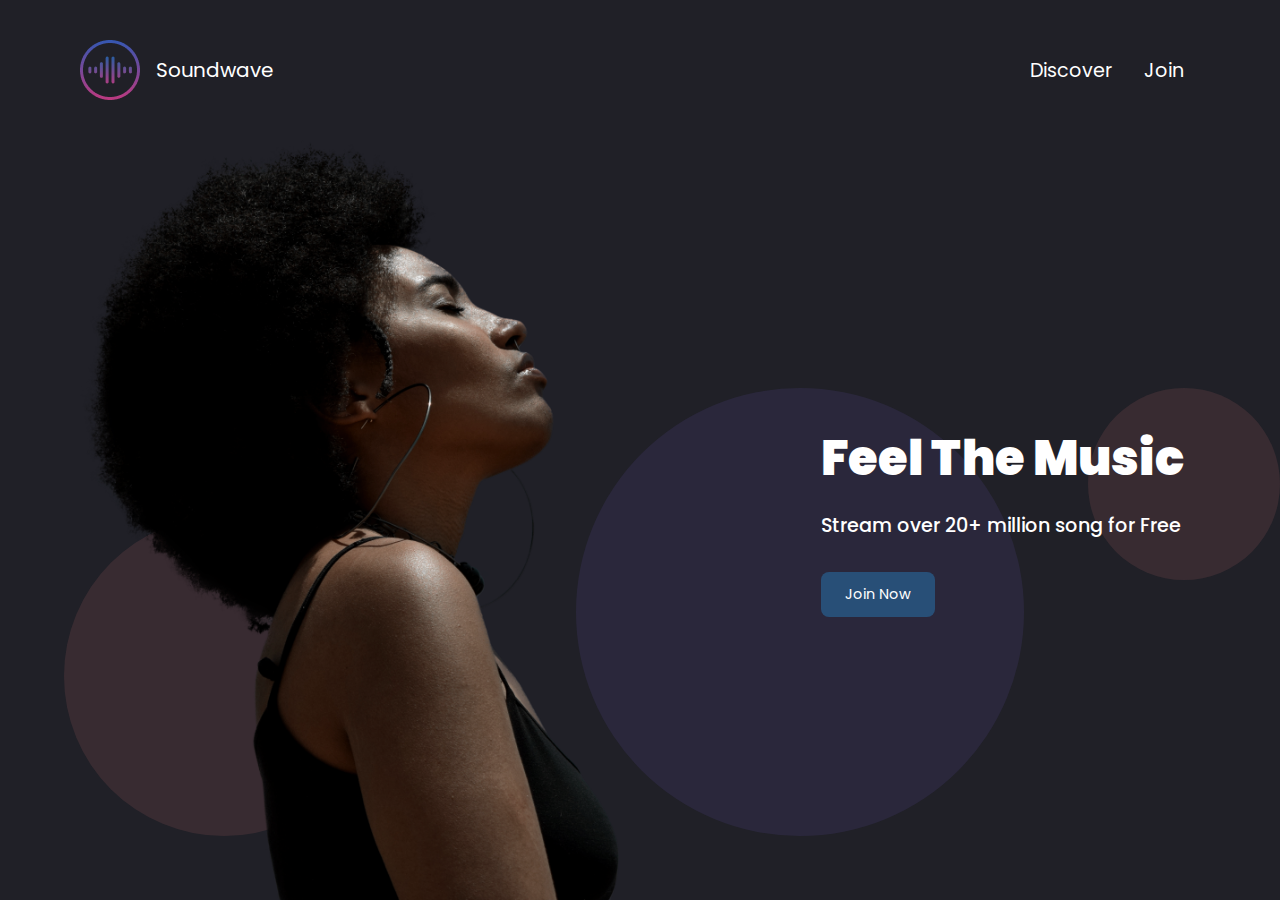
<file: index.htm>
<!DOCTYPE html>
<html lang="en">
<head>
    <meta charset="UTF-8">
    <meta name="viewport" content="width=device-width, initial-scale=1.0">
    <link rel="stylesheet" href="/css/main.css">
    <link rel="stylesheet" href="/css/index.css">
    <title>Music App Mock page</title>
</head>
<body class="container full-height-grow">
    <header class="main-header">
        <a href="index.htm" class="brand-logo">
        <img src="images/logo.png" alt="">
        <div class="brand-logo-name">Soundwave</div>
        </a>

        <nav class="main-nav">
            <ul>
                <li>
                    <a href="discover.html">Discover</a>
                </li>
                <li>
                    <a href="join.html">Join</a>
                </li>
            </ul>
        </nav>
    </header>

    <section class="home-main-section">
        <div class="img-wrapper">
            <div class="lady-image"></div>
        </div>
        <div class="img-text">
            <h1 class="title">Feel The Music</h1>
           <span class="subtitle">Stream over 20+ million song for Free</span>
           <a href="join.html" class="btn">Join Now</a>
        </div>
    </section>

    <div class="home-page-circle-1"></div>
    <div class="home-page-circle-2"></div>
    <div class="home-page-circle-3"></div>
</body>
</html>
</file>
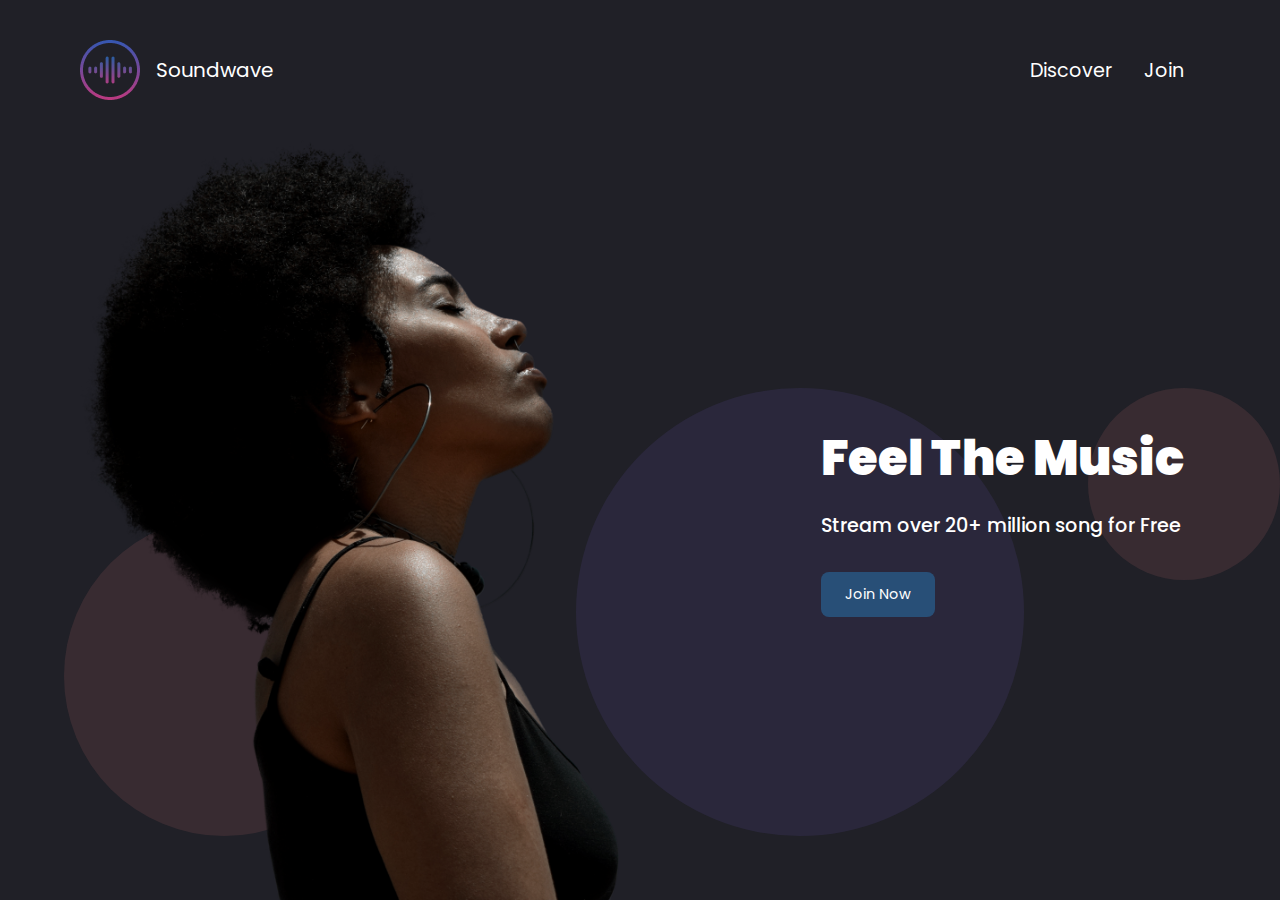
<file: index.html>
<!DOCTYPE html>
<html lang="en">
<head>
    <meta charset="UTF-8">
    <meta name="viewport" content="width=device-width, initial-scale=1.0">
    <link rel="stylesheet" href="css/main.css">
    <link rel="stylesheet" href="css/index.css">
    <title>Music App Mock page</title>
</head>
<body class="container full-height-grow">
    <header class="main-header">
        <a href="index.htm" class="brand-logo">
        <img src="images/logo.png" alt="">
        <div class="brand-logo-name">Soundwave</div>
        </a>

        <nav class="main-nav">
            <ul>
                <li>
                    <a href="discover.html">Discover</a>
                </li>
                <li>
                    <a href="join.html">Join</a>
                </li>
            </ul>
        </nav>
    </header>

    <section class="home-main-section">
        <div class="img-wrapper">
            <div class="lady-image"></div>
        </div>
        <div class="img-text">
            <h1 class="title">Feel The Music</h1>
           <span class="subtitle">Stream over 20+ million song for Free</span>
           <a href="join.html" class="btn">Join Now</a>
        </div>
    </section>

    <div class="home-page-circle-1"></div>
    <div class="home-page-circle-2"></div>
    <div class="home-page-circle-3"></div>
</body>
</html>
</file>
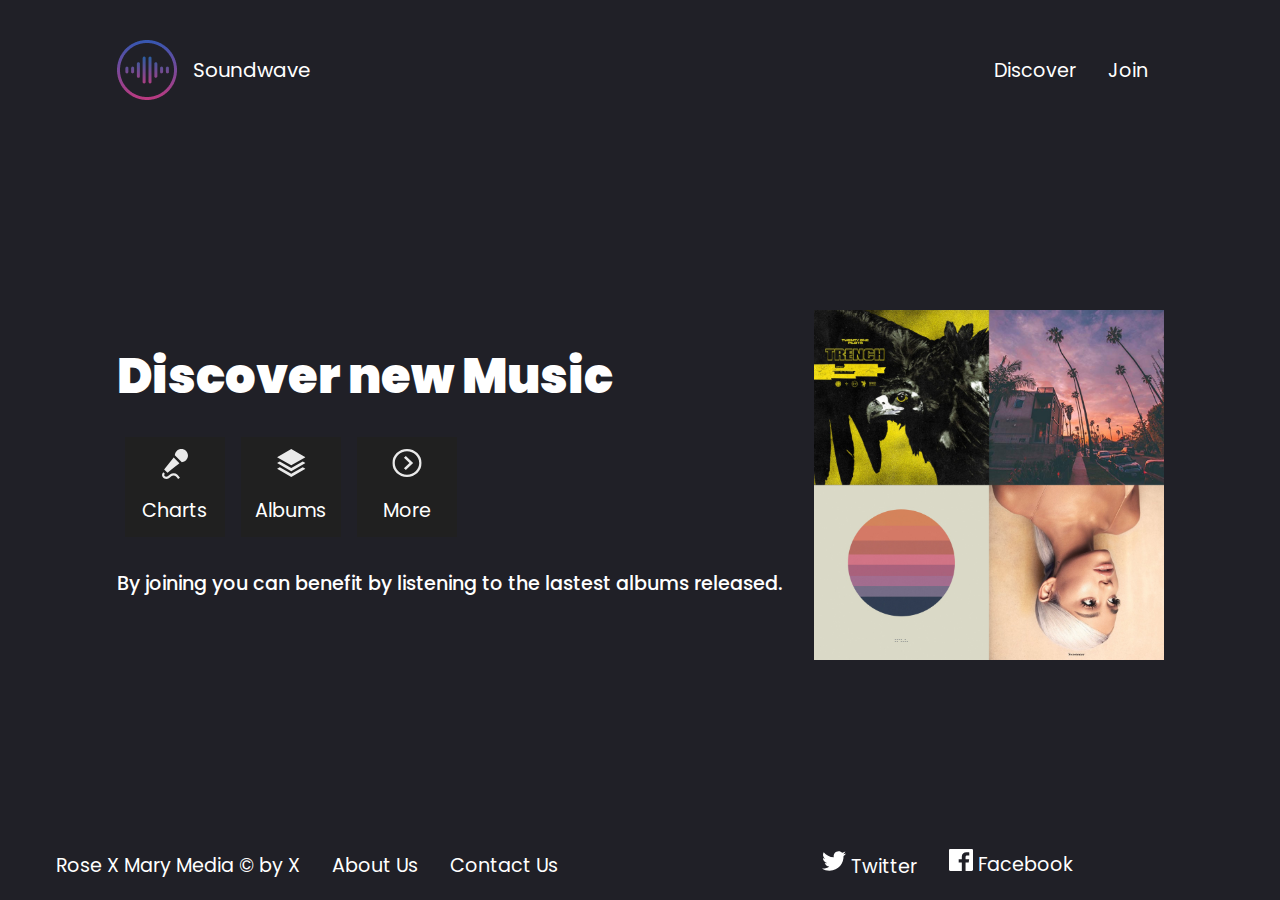
<file: discover.html>
<!DOCTYPE html>
<html lang="en">
<head>
    <meta charset="UTF-8">
    <meta name="viewport" content="width=device-width, initial-scale=1.0">
    <link rel="stylesheet" href="css/main.css">
    <link rel="stylesheet" href="css/discover.css">
    <title>Soundwave discovery</title>
</head>
<body class="full-height-grow">
    <div class="container full-height-grow">
    <header class="main-header">
        <a href="/" class="brand-logo">
        <img src="images/logo.png" alt="">
        <div class="brand-logo-name">Soundwave</div>
        </a>
        <nav class="main-nav">
            <ul>
                <li>
                    <a href="discover.html">Discover</a>
                </li>
                <li>
                    <a href="join.html">Join</a>
                </li>
            </ul>
        </nav>
    </header>

<section class="discover-main-section">
    <div class="call-to-action">
        <h1 class="title">Discover new Music</h1>
        <div class="icon-section">
            <div class="icon">
                <img src="images/microphone.svg" alt="">
                Charts
            </div>
            <div class="icon">
                <img src="images/albums.svg" alt="">
                Albums
            </div>
            <div class="icon">
                <img src="images/more.svg" alt="">
                More
            </div>
        </div>
        <div class="subtitle">
            By joining you can benefit by listening to the lastest albums released.
        </div>
    </div>
    <img src="images/covers.jpg" alt="" class="covers-image">
</section>

</div>

<footer class="main-footer">
    <div class="container">
            <nav class="footer-nav">
                <ul>
                    <li>
                        <a href="#">Rose X Mary Media &copy; by X</a>
                    </li>
                    <li>
                        <a href="#">About Us</a>
                    </li>
                    <li>
                        <a href="#">Contact Us</a>
                    </li>
                </ul> 
            </nav>
        </div>
    <div class="container">
            <nav class="footer-nav">
                <ul>
                    <li>
                        <a href="#" class="social-link">
                            <img src="images/twitter.svg" alt="twitter svg">
                            Twitter
                        </a>
                    </li>
                    <li>
                        <a href="#" class="social-link">
                            <img src="images/facebook.svg" alt="twitter svg">
                            Facebook
                        </a>
                    </li>
                 
                </ul> 
            </nav>
        </div>
</footer>
    <div class="home-page-circle-1"></div>
    <div class="home-page-circle-2"></div>
    <div class="home-page-circle-3"></div>
</body>
</html>
</file>
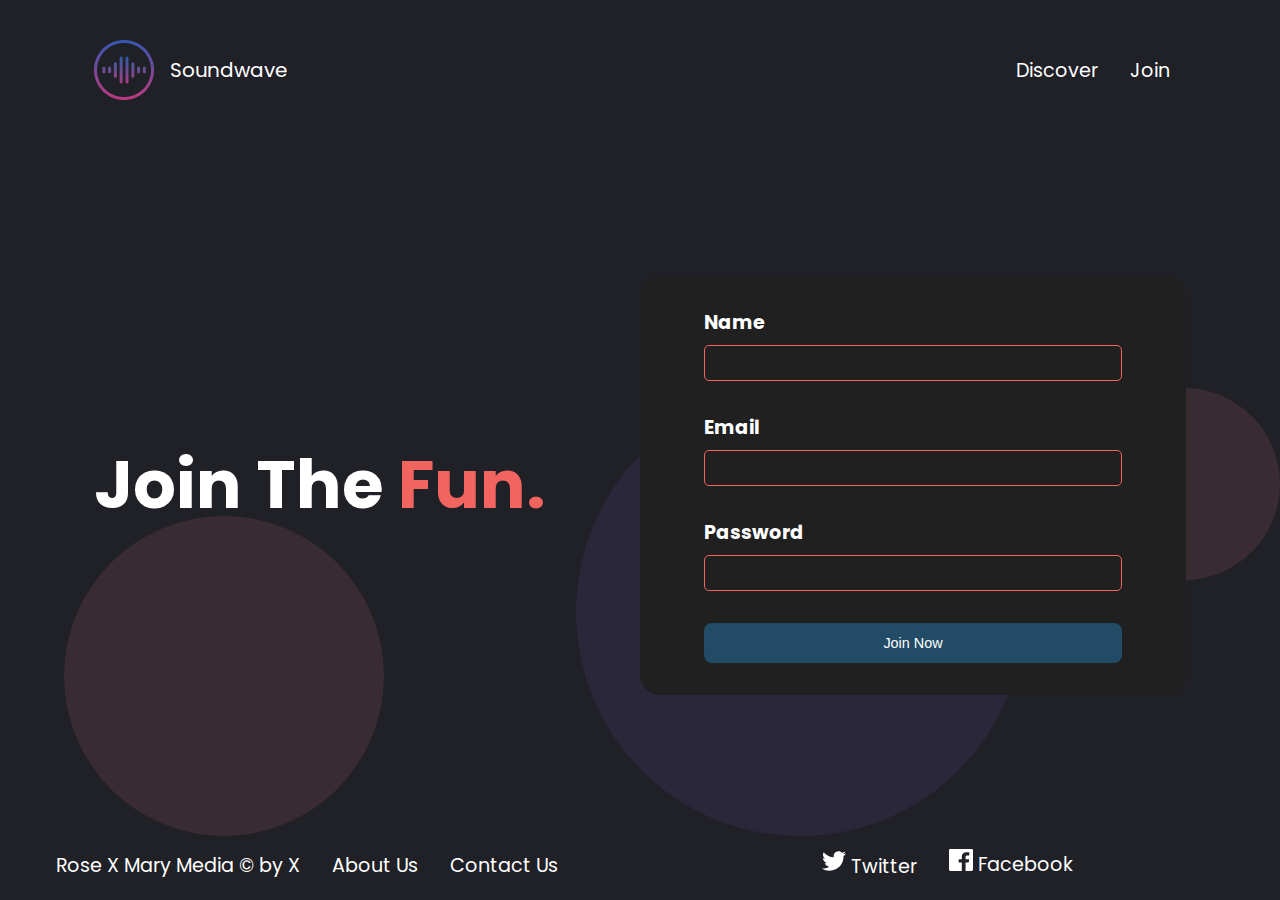
<file: join.html>
<!DOCTYPE html>
<html lang="en">
<head>
    <meta charset="UTF-8">
    <meta name="viewport" content="width=device-width, initial-scale=1.0">
    <link rel="stylesheet" href="css/main.css">
    <link rel="stylesheet" href="css/join.css">
    <title>Soundwave discovery</title>
</head>
<body class="full-height-grow">
    <div class="container full-height-grow">
    <header class="main-header">
        <a href="#" class="brand-logo">
        <img src="images/logo.png" alt="">
        <div class="brand-logo-name">Soundwave</div>
        </a>
        <nav class="main-nav">
            <ul>
                <li>
                    <a href="discover.html">Discover</a>
                </li>
                <li>
                    <a href="join.html">Join</a>
                </li>
            </ul>
        </nav>
    </header>

<section class="join-main-section">
<h1 class="join-text">Join The <span class="accent-text">Fun.</span></h1>
<form action="" class="join-form">
    <div class="input-group">
        <label >Name</label>
        <input class="form-control" type="text">
    </div>
    <div class="input-group">
        <label >Email</label>
        <input class="form-control" type="text">
    </div>
    <div class="input-group">
        <label >Password</label>
        <input class="form-control" type="text">
    </div>
    <div class="input-group">
        <button type="submit" class="btn">Join Now</button>
    </div>
</form>
</section>
    </div>

<footer class="main-footer">
    <div class="container">
            <nav class="footer-nav">
                <ul>
                    <li>
                        <a href="#">Rose X Mary Media &copy; by X</a>
                    </li>
                    <li>
                        <a href="#">About Us</a>
                    </li>
                    <li>
                        <a href="#">Contact Us</a>
                    </li>
                </ul> 
            </nav>
        </div>
    <div class="container">
            <nav class="footer-nav">
                <ul>
                    <li>
                        <a href="#" class="social-link">
                            <img src="images/twitter.svg" alt="twitter svg">
                            Twitter
                        </a>
                    </li>
                    <li>
                        <a href="#" class="social-link">
                            <img src="images/facebook.svg" alt="twitter svg">
                            Facebook
                        </a>
                    </li>
                 
                </ul> 
            </nav>
        </div>
</footer>
    <div class="home-page-circle-1"></div>
    <div class="home-page-circle-2"></div>
    <div class="home-page-circle-3"></div>
</body>
</html>
</file>
<file: css/main.css>
@import url('https://fonts.googleapis.com/css2?family=Poppins:wght@100&display=swap');

*, 
*::before,
*::after {
    box-sizing: border-box;
}

body {
    padding: 0;
    margin: 0;
    background-color: #202027;
    font-family: 'Poppins', sans-serif;
    font-size: 1.2rem;
    min-height: 100vh;
}

.full-height-grow {
    display: flex;
    flex-direction: column;
}

.brand-logo {
    display: flex;
    align-items: center;
    font-size: 1.25rem;
    color: #fff;
    text-decoration: none;
}

.brand-logo-name {
    margin-left: 1rem;
}

.main-nav ul, .footer-nav ul{
    display: flex;
    padding: 0;
    margin: 0;
    list-style: none;
}

.main-footer {
    height: 70px;
}

.main-footer .container {
    display: flex;
    justify-content: space-between;
}

.main-nav a, .footer-nav a {
    color: #fff;
    text-decoration: none;
    padding: 1rem;
}

.main-nav a:hover, .footer-nav a:hover {
    color: #f2645f;
}

.main-header, .main-footer {
    display: flex;
    justify-content: space-between;
    align-items: center;
    
}
.main-header{
    height: 140px;
}

.container {
    max-width: 1200px;
    margin: 0 auto;
    padding: 0 40px;
    flex-grow: 1;
}

.title {
    font-weight: 900;
    font-size: 3rem;
    margin-bottom: 1rem;
    margin-top: 0;
    color: #fff;
}

.subtitle {
    font-weight: 500;
    font-size: 1.2rem;
    margin-bottom: 2rem;
    color: #fff;
}

.btn {
    color: #fff;
    background-color: rgba(39, 149, 223, 0.37);
    padding: .75rem 1.5rem;
    border-radius: .5rem;
    text-decoration: none;
    font-size: .9rem;
    outline: none;
    border: none;
    cursor: pointer;
}

.btn:hover {
    background-color: #f2645f;
}

.btn:focus {
    background-color: #f2645f;
}
</file>
<file: css/index.css>
.home-main-section {
    display: flex;
    align-items: stretch;
    justify-content: space-between;
    flex-grow: 1;
}

.home-main-section .img-wrapper {
    flex-grow: 1;
    flex-direction: column;
    display: flex;
    align-items: stretch;
    justify-content: flex-end;
}

.home-main-section .lady-image{
    background-image: url('/images/landing-page-girl.png');
    flex-grow: 1;
    max-width: 70vh;
    min-width: 30vw;
    background-size: contain;
    background-repeat: no-repeat;
    background-position: bottom left;
}

.home-main-section .img-text {
    display: flex;
    flex-direction: column;
    align-items: flex-start;
    margin: 1rem;
    align-self: center;
}

@media (max-width: 900px) {
    .home-main-section .img-wrapper {
        display: none;
    }

    .home-main-section {
        justify-content: center;
    }
}


.home-page-circle-1 {
    position: absolute;
    width: 25vw;
    height: 25vw;
    border-radius: 50%;
    background-color: rgba(255, 136, 136, 0.11);
    bottom: 5vw;
    left: 5vw;
    z-index: -1;
}

.home-page-circle-2 {
    position: absolute;
    width: 15vw;
    height: 15vw;
    border-radius: 50%;
    background-color: rgba(255, 136, 136, 0.11);
    bottom: 25vw;
    left: 85vw;
    z-index: -1;
}

.home-page-circle-3 {
    position: absolute;
    width: 35vw;
    height:35vw;
    border-radius: 50%;
    background-color: rgba(126, 97, 230, 0.11);
    bottom: 5vw;
    left: 45vw;
    z-index: -1;
}
</file>
<file: css/discover.css>
.discover-main-section {
    display: flex;
    align-items: center;
    justify-content: space-between;
    flex-grow: 1;
}

.discover-main-section .covers-image {
    width: 30vw;
    margin-left: 2rem;
    height: auto;
    max-width: 350px;
}

.icon-section {
    display: flex;
}

.icon {
    display: flex;
    flex-direction: column;
    justify-content: space-between;
    align-items: center;
    margin: .5rem;
    padding: .75rem;
    width: 100px;
    height: 100px;
    background-color: #202020;
    margin-bottom: 2rem;
    color: #fff;
}

.icon img {
    width: 30px;
}

@media (max-width: 800px) {
    .discover-main-section {
        flex-direction: column;
        justify-content: center;
    }

    .discover-main-section .covers-image {
        margin-top: 2rem;
        height: 30vh;
        width: auto;
    }
}
</file>
<file: css/join.css>
.join-main-section {
    display: flex;
    justify-content: space-between;
    align-items: center;
    flex-grow: 1;
}

.join-text {
    font-size: 3.5em;
    font-weight: bold;
    margin: 0;
    color: #fff;
}

.accent-text {
    color: #f2645f;
}

label {
    color: #fff;
}

.join-form {
    background-color: #202020;
    width: 50vw;
    max-width: 50%;
    padding: 2rem 4rem;
    border-radius: 20px;
}

.input-group {
    margin-bottom: 2rem;
    display: flex;
    flex-direction: column;
}

.input-group:last-child {
    margin-bottom: 0;
}

.input-group label {
    font-weight: bold;
    margin-bottom: .5rem;
}

.input-group input {
    outline: none;
    background: none;
    border: 1px solid #f2645f;
    font-size: 1rem;
    padding: .5rem;
    color: #fff;
    border-radius: 5px;
}

.input-group input:focus {
    border-color: #f2645f;
}

@media (max-width: 900px) {
    .join-main-section {
        flex-direction: column;
        justify-content: center;
    }

    .join-form {
        width: 80vw;
        max-width: inherit;
        margin: 2rem 0;
    }
}

.home-page-circle-1 {
    position: absolute;
    width: 25vw;
    height: 25vw;
    border-radius: 50%;
    background-color: rgba(255, 136, 136, 0.11);
    bottom: 5vw;
    left: 5vw;
    z-index: -1;
}

.home-page-circle-2 {
    position: absolute;
    width: 15vw;
    height: 15vw;
    border-radius: 50%;
    background-color: rgba(255, 136, 136, 0.11);
    bottom: 25vw;
    left: 85vw;
    z-index: -1;
}

.home-page-circle-3 {
    position: absolute;
    width: 35vw;
    height:35vw;
    border-radius: 50%;
    background-color: rgba(126, 97, 230, 0.11);
    bottom: 5vw;
    left: 45vw;
    z-index: -1;
}
</file>
